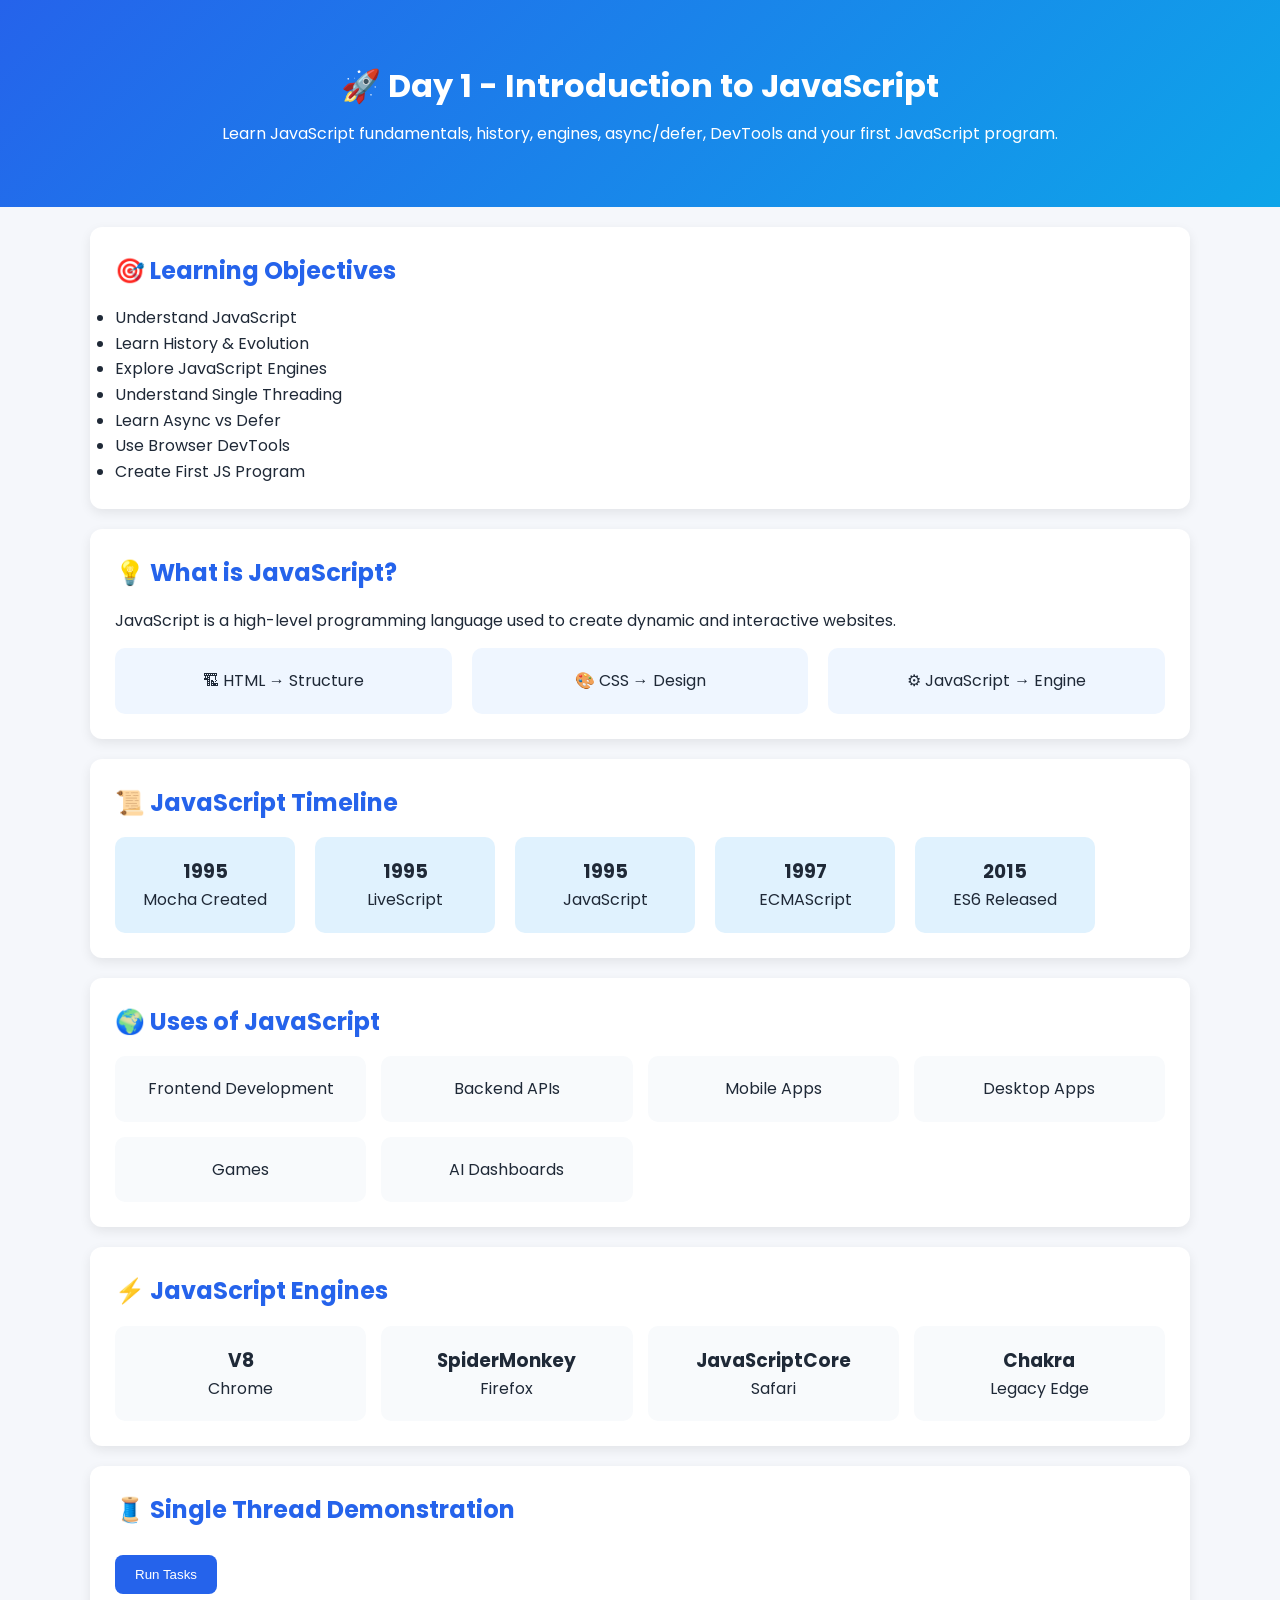
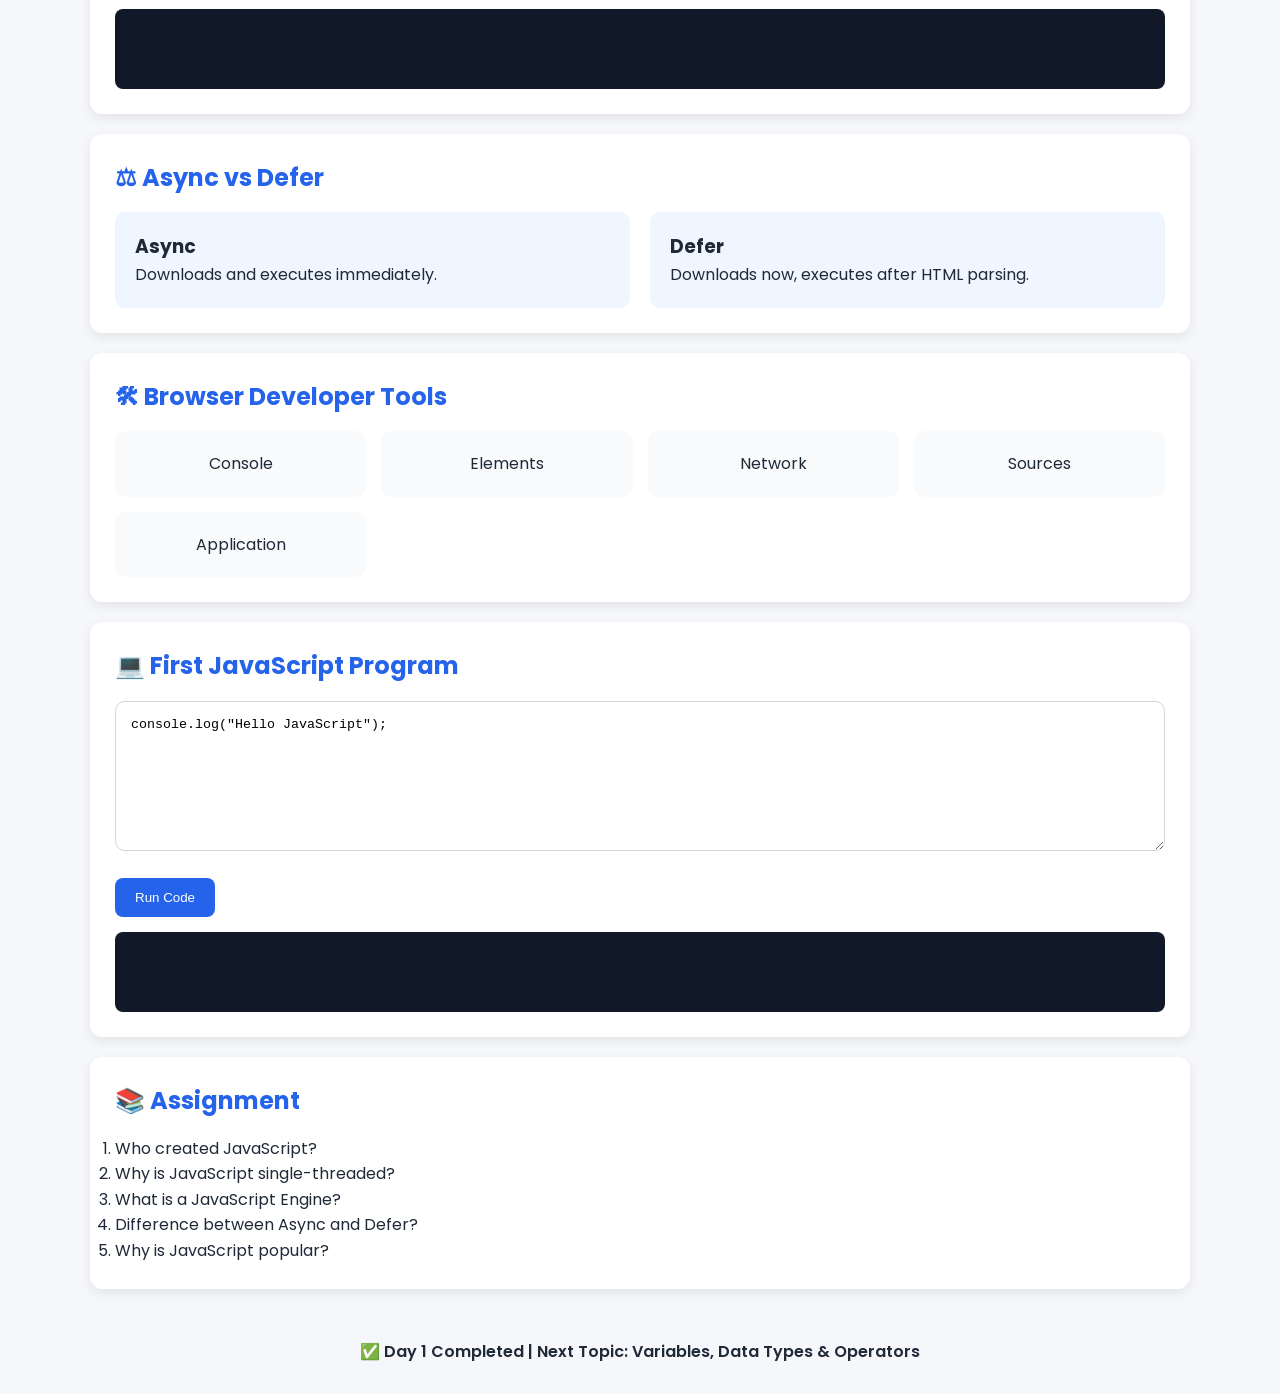
<file: intro/index.html>
<!DOCTYPE html>
<html lang="en">
<head>
    <meta charset="UTF-8">
    <meta name="viewport" content="width=device-width, initial-scale=1.0">
    <title>Day 1 - Introduction to JavaScript</title>

    <link rel="stylesheet" href="./style.css">

    <link
        href="https://fonts.googleapis.com/css2?family=Poppins:wght@300;400;500;600;700&display=swap"
        rel="stylesheet"
    >
</head>
<body>

    <!-- Header -->
    <header class="hero">
        <h1>🚀 Day 1 - Introduction to JavaScript</h1>
        <p>
            Learn JavaScript fundamentals, history, engines,
            async/defer, DevTools and your first JavaScript program.
        </p>
    </header>

    <!-- Learning Objectives -->
    <section class="card">
        <h2>🎯 Learning Objectives</h2>

        <ul>
            <li>Understand JavaScript</li>
            <li>Learn History & Evolution</li>
            <li>Explore JavaScript Engines</li>
            <li>Understand Single Threading</li>
            <li>Learn Async vs Defer</li>
            <li>Use Browser DevTools</li>
            <li>Create First JS Program</li>
        </ul>
    </section>

    <!-- What is JavaScript -->
    <section class="card">
        <h2>💡 What is JavaScript?</h2>

        <p>
            JavaScript is a high-level programming language used to create
            dynamic and interactive websites.
        </p>

        <div class="analogy">
            <div>🏗 HTML → Structure</div>
            <div>🎨 CSS → Design</div>
            <div>⚙ JavaScript → Engine</div>
        </div>
    </section>

    <!-- History Timeline -->
    <section class="card">
        <h2>📜 JavaScript Timeline</h2>

        <div class="timeline">

            <div class="timeline-item">
                <h3>1995</h3>
                <p>Mocha Created</p>
            </div>

            <div class="timeline-item">
                <h3>1995</h3>
                <p>LiveScript</p>
            </div>

            <div class="timeline-item">
                <h3>1995</h3>
                <p>JavaScript</p>
            </div>

            <div class="timeline-item">
                <h3>1997</h3>
                <p>ECMAScript</p>
            </div>

            <div class="timeline-item">
                <h3>2015</h3>
                <p>ES6 Released</p>
            </div>

        </div>
    </section>

    <!-- Uses -->
    <section class="card">
        <h2>🌍 Uses of JavaScript</h2>

        <div class="grid">

            <div class="box">Frontend Development</div>
            <div class="box">Backend APIs</div>
            <div class="box">Mobile Apps</div>
            <div class="box">Desktop Apps</div>
            <div class="box">Games</div>
            <div class="box">AI Dashboards</div>

        </div>
    </section>

    <!-- JS Engines -->
    <section class="card">
        <h2>⚡ JavaScript Engines</h2>

        <div class="grid">

            <div class="engine-card">
                <h3>V8</h3>
                <p>Chrome</p>
            </div>

            <div class="engine-card">
                <h3>SpiderMonkey</h3>
                <p>Firefox</p>
            </div>

            <div class="engine-card">
                <h3>JavaScriptCore</h3>
                <p>Safari</p>
            </div>

            <div class="engine-card">
                <h3>Chakra</h3>
                <p>Legacy Edge</p>
            </div>

        </div>
    </section>

    <!-- Single Thread Demo -->
    <section class="card">
        <h2>🧵 Single Thread Demonstration</h2>

        <button id="runTasks">Run Tasks</button>

        <div id="taskOutput" class="output"></div>
    </section>

    <!-- Async vs Defer -->
    <section class="card">
        <h2>⚖ Async vs Defer</h2>

        <div class="comparison">

            <div class="compare-box">
                <h3>Async</h3>
                <p>Downloads and executes immediately.</p>
            </div>

            <div class="compare-box">
                <h3>Defer</h3>
                <p>Downloads now, executes after HTML parsing.</p>
            </div>

        </div>
    </section>

    <!-- DevTools -->
    <section class="card">
        <h2>🛠 Browser Developer Tools</h2>

        <div class="grid">

            <div class="tool-card">Console</div>
            <div class="tool-card">Elements</div>
            <div class="tool-card">Network</div>
            <div class="tool-card">Sources</div>
            <div class="tool-card">Application</div>

        </div>
    </section>

    <!-- Playground -->
    <section class="card">
        <h2>💻 First JavaScript Program</h2>

        <textarea id="codeEditor">
console.log("Hello JavaScript");
        </textarea>

        <button id="runCode">Run Code</button>

        <div id="consoleOutput" class="output"></div>
    </section>

    <!-- Assignment -->
    <section class="card">
        <h2>📚 Assignment</h2>

        <ol>
            <li>Who created JavaScript?</li>
            <li>Why is JavaScript single-threaded?</li>
            <li>What is a JavaScript Engine?</li>
            <li>Difference between Async and Defer?</li>
            <li>Why is JavaScript popular?</li>
        </ol>
    </section>

    <!-- Footer -->
    <footer>
        <p>
            ✅ Day 1 Completed | Next Topic: Variables, Data Types & Operators
        </p>
    </footer>

    <script src="./app.js"></script>
</body>
</html>
</file>
<file: intro/style.css>
* {
    margin: 0;
    padding: 0;
    box-sizing: border-box;
}

body {
    font-family: Poppins, sans-serif;
    background: #f5f7fb;
    color: #1f2937;
    line-height: 1.6;
}

.hero {
    background: linear-gradient(
        135deg,
        #2563eb,
        #0ea5e9
    );

    color: white;
    text-align: center;
    padding: 60px 20px;
}

.hero h1 {
    margin-bottom: 10px;
}

.card {
    background: white;
    margin: 20px auto;
    max-width: 1100px;
    padding: 25px;
    border-radius: 12px;

    box-shadow:
        0 4px 12px rgba(0,0,0,.08);
}

.card h2 {
    color: #2563eb;
    margin-bottom: 15px;
}

.analogy {
    display: flex;
    gap: 20px;
    flex-wrap: wrap;
    margin-top: 15px;
}

.analogy div {
    flex: 1;
    min-width: 180px;
    background: #eff6ff;
    padding: 20px;
    border-radius: 10px;
    text-align: center;
}

.timeline {
    display: flex;
    gap: 20px;
    overflow-x: auto;
}

.timeline-item {
    min-width: 180px;
    background: #e0f2fe;
    padding: 20px;
    border-radius: 10px;
    text-align: center;
}

.grid {
    display: grid;

    grid-template-columns:
    repeat(auto-fit,minmax(200px,1fr));

    gap: 15px;
}

.box,
.engine-card,
.tool-card {
    background: #f8fafc;
    padding: 20px;
    border-radius: 10px;
    text-align: center;

    transition: .3s;
}

.box:hover,
.engine-card:hover,
.tool-card:hover {
    transform: translateY(-5px);
}

.comparison {
    display: flex;
    gap: 20px;
    flex-wrap: wrap;
}

.compare-box {
    flex: 1;
    min-width: 250px;

    background: #eff6ff;
    padding: 20px;
    border-radius: 10px;
}

button {
    background: #2563eb;
    color: white;

    border: none;
    padding: 12px 20px;

    border-radius: 8px;
    cursor: pointer;

    margin-top: 10px;
}

button:hover {
    background: #1d4ed8;
}

.output {
    margin-top: 15px;
    background: #111827;
    color: #10b981;
    padding: 15px;
    border-radius: 8px;
    min-height: 80px;
}

textarea {
    width: 100%;
    height: 150px;
    padding: 15px;

    border-radius: 10px;
    border: 1px solid #d1d5db;

    margin-bottom: 10px;
}

footer {
    text-align: center;
    padding: 30px;
    font-weight: 600;
}
</file>
